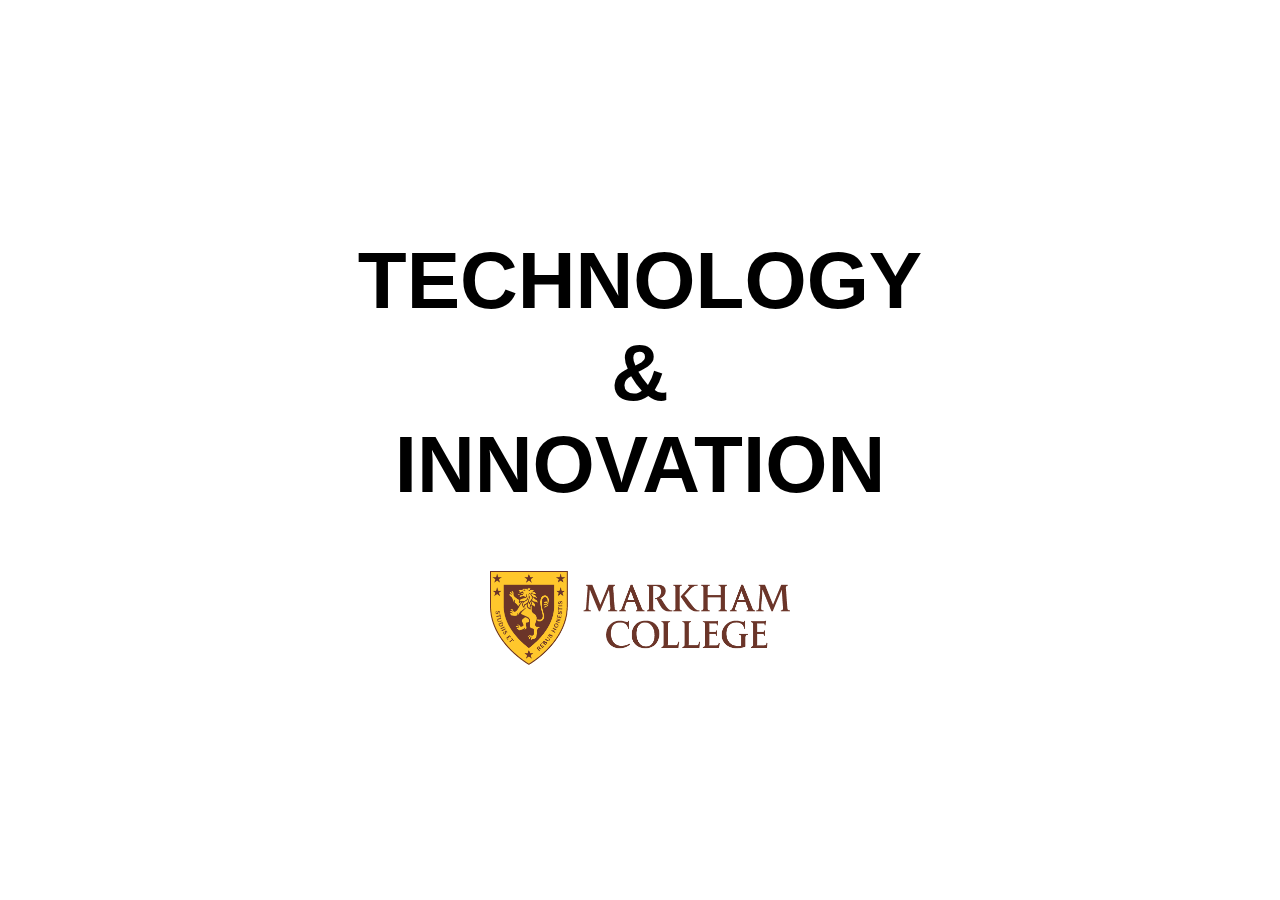
<file: index.html>
<!DOCTYPE html>
<html lang="en">
<head>
    <meta charset="UTF-8">
    <meta name="viewport" content="width=device-width, initial-scale=1.0">
    <title>Technology & Innovation</title>
    <link rel="stylesheet" href="styles.css">
    <script src="script.js"></script>        
</head>
<body>
    <div id="slide-title">
        <div class="tech-inno">TECHNOLOGY<br>&<br>INNOVATION</div>
        <img src="srcs/comm/logo.png" alt="Logo" class="logo-markham">
    </div>
    <div id="slide-device" class="slide">
        <h1>Select your device</h1>
        <div class="image-container">
            <div class="device">
                <img class="cpi" src="srcs/comm/cyberpi.png" alt="cyberpi">
                <button class="button">CyberPi</button>
            </div>
            <div class="divider"></div>
            <div class="device">
                <img class="mb2" src="srcs/comm/mbot2.png" alt="mbot2">
                <button class="button">mBot2</button>
            </div>
        </div>
        <a href="https://ide.mblock.cc" target="_blank" rel="noopener noreferrer">
            <img class="mbl" src="srcs/comm/mblock.jpeg" alt="mblock">
        </a>
    </div>
    <div id="slide-activities" class="slide">
        <h1>Tutorial activities</h1>
        <div class="activity-container">
            <button class="activity" onclick="window.location.href='mbot2.html?lvl=1'">
                <span class="activity-number">1</span>
                <img src="srcs/comm/act1.png" alt="Activity 1" class="activity-image">
                <span class="activity-name">Meet mBot2!</span>
            </button>
            <button class="activity" onclick="window.location.href='mbot2.html?lvl=2'">
                <span class="activity-number">2</span>
                <img src="srcs/comm/act2.png" alt="Activity 2" class="activity-image">
                <span class="activity-name">Let's move!</span>
            </button>
            <button class="activity" onclick="window.location.href='mbot2.html?lvl=3'">
                <span class="activity-number">3</span>
                <img src="srcs/comm/act3.png" alt="Activity 3" class="activity-image">
                <span class="activity-name">LED show!</span>
            </button>
            <button class="activity" onclick="window.location.href='mbot2.html?lvl=4'">
                <span class="activity-number">4</span>
                <img src="srcs/comm/act4.png" alt="Activity 4" class="activity-image">
                <span class="activity-name">Listen to mBot2!</span>
            </button>
            <button class="activity">
                <span class="activity-number">5</span>
                <img src="srcs/comm/act5.png" alt="Activity 5" class="activity-image">
                <span class="activity-name">Sensing light!</span>
            </button>
            <button class="activity">
                <span class="activity-number">6</span>
                <img src="srcs/comm/act6.png" alt="Activity 6" class="activity-image">
                <span class="activity-name">Display control!</span>
            </button>
            <button class="activity">
                <span class="activity-number">7</span>
                <img src="srcs/comm/act7.png" alt="Activity 7" class="activity-image">
                <span class="activity-name">Ultrasonic!</span>
            </button>
            <button class="activity">
                <span class="activity-number">8</span>
                <img src="srcs/comm/act8.png" alt="Activity 8" class="activity-image">
                <span class="activity-name">Curve movements!</span>
            </button>
        </div>
    </div>
</body>
</html>
</file>
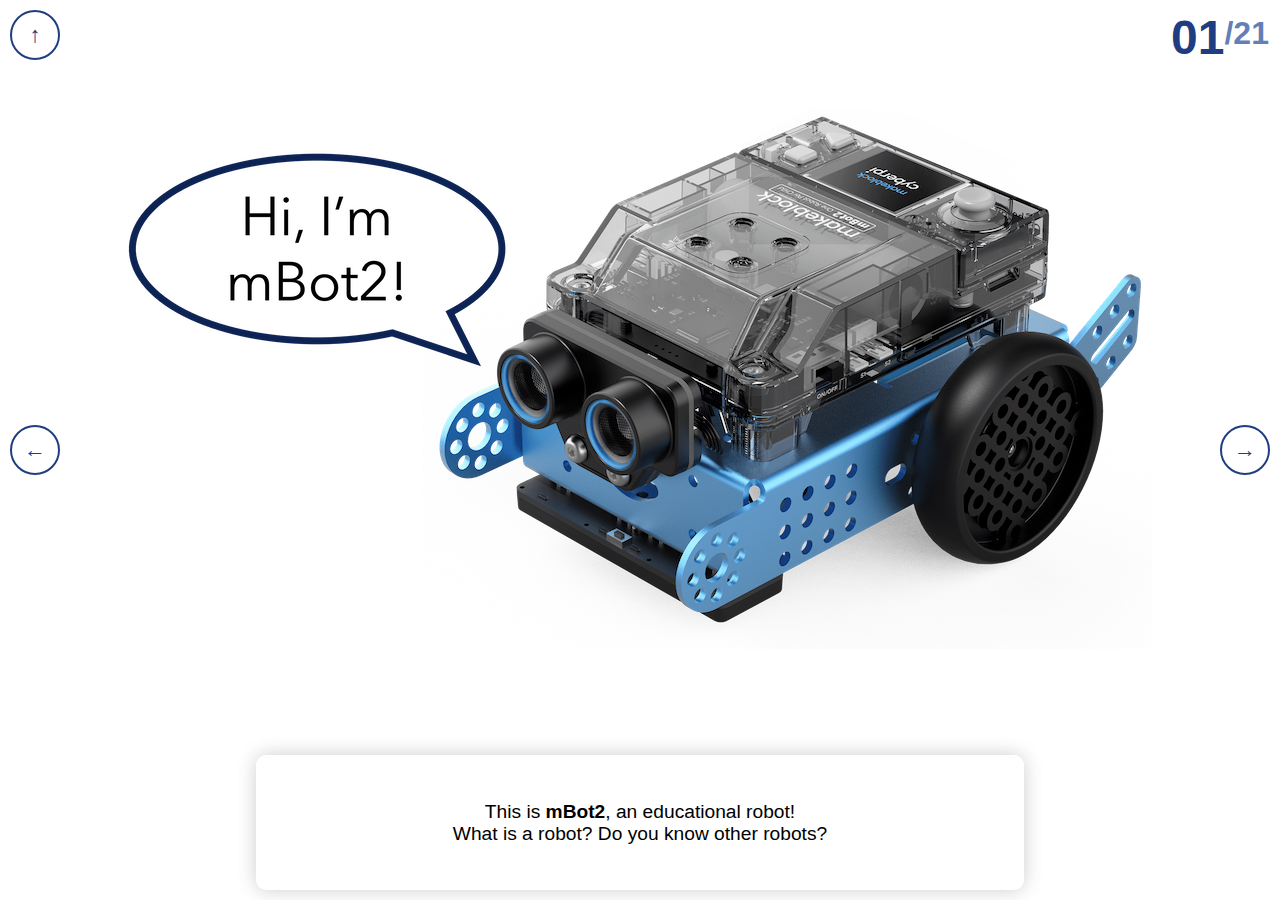
<file: mbot2.html>
<!DOCTYPE html>
<html lang="en">
<head>
    <meta charset="UTF-8">
    <meta name="viewport" content="width=device-width, initial-scale=1.0">
    <title>Title</title>
    <link rel="stylesheet" href="styles.css">
    
</head>
<body>
    <button class="home-btn" onclick="window.location.href='index.html'">↑</button>
    <div class="slide-counter"><span class="num-big" id="slide-number">01</span>/<span id="slide-total">01</span></div>
    <div class="image-center" id="slide-media-container"></div>
    <button class="prev-btn" onclick="prevSlide()">←</button>
    <button class="next-btn" onclick="nextSlide()">→</button>
    <div class="info-box">
        <div id="slide-text">Text.</div>
    </div>
    <script src="mbot2/mbot2_script.js"></script>
</body>
</html>
</file>
<file: styles.css>
:root {
    --color-blue: rgb(33, 61, 129);
    --color-light: rgb(99, 127, 184);
}
* {
    margin: 0;
    padding: 0;
    box-sizing: border-box;
}
body {
    display: flex;
    flex-direction: column;
    justify-content: center;
    align-items: center;
    height: 100vh;
    background-color: white;
    text-align: center;
    font-family: Arial, sans-serif;
}
#slide-title {
    display: flex;
    flex-direction: column;
    justify-content: center;
    align-items: center;
    height: 100vh;
    text-align: center;
}
.tech-inno {
    font-size: 5rem;
    font-weight: bold;
}
.logo-markham {
    margin-top: 60px;
    width: 300px;
    height: auto;
}
.slide {
    display: none;
    width: 100%;
    height: 100vh;
    justify-content: center;
    align-items: center;
    flex-direction: column;
    background-color: white;
}
#slide-device, #slide-activities {
    font-size: 2rem;
    font-weight: bold;
}
.divider {
    width: 2px;
    height: 100%;
    background-color: black;
    margin-top: 30px;
}
.image-container {
    display: flex;
    justify-content: center;
    align-items: flex-end;
    gap: 20px;
    margin-top: 20px;
    margin-bottom: 20px;
    height: auto;
}
.image-container .cpi {
    width: 230px;
}
.image-container .mb2 {
    width: 300px;
}
.mbl {
    width:100px;
    transition: all 0.3s ease-in-out;
}
.button {
    margin-top: 10px;
    padding: 10px 20px;
    border: 2px solid gray;
    border-radius: 25px;
    background: none;
    cursor: pointer;
    font-size: 16px;
}
.device {
    display: flex;
    flex-direction: column;
    align-items: center;
    width: 300px;
    transition: background-color 0.3s ease-in-out, transform 0.3s ease-in-out;
}
.device:hover, .mbl:hover {
    transform: scale(1.1);
}
.device:hover img, .mbl:hover {
    opacity: 0.8;
}
.device:hover button {
    background-color: #e0e0e0;
    border: 2px solid var(--color-blue);
}
.activity-container {
    display: flex;
    flex-wrap: wrap;
    justify-content: center;
    gap: 20px;
    margin-top: 20px;
}
.activity {
    position: relative;
    width: calc(60% - 20px);
    max-width: 170px;
    height: 170px;
    display: flex;
    flex-direction: column;
    justify-content: center;
    align-items: center;
    background-color: white;
    border: none;
    border-radius: 20px;
    cursor: pointer;
    box-shadow: 0px 0px 12px rgba(0, 0, 0, 0.2);
    transition: background-color 0.3s ease-in-out, transform 0.3s ease-in-out;
}
.activity:hover {
    background-color: #e0e0e0;
    border: 2px solid var(--color-blue);
    transform: scale(1.1);
}
.activity-number {
    position: absolute;
    top: 8px;
    left: 8px;
    font-size: 2.5rem;
    font-weight: bold;
    color: var(--color-blue);
}
.activity-image {
    height: 100px;
    width: auto;
}
.activity-name {
    position: absolute;
    bottom: 8px;
    font-size: 1.2rem;
    color: black;
}
/*slides*/
.home-btn, .next-btn, .prev-btn {
    position: absolute;
    bottom: 50%;
    transform: translateY(50%);
    width: 50px;
    height: 50px;
    font-size: 22px;
    font-weight: bold;
    text-decoration: none;
    color: var(--color-blue);;
    background-color: white;
    border: 2px solid var(--color-blue);;
    border-radius: 50%;
    transition: all 0.3s ease-in-out;
}
.prev-btn { left: 10px; }
.next-btn { right: 10px; }
.home-btn { left: 10px; top: -15px;}
.home-btn:hover, .next-btn:hover, .prev-btn:hover {
    transform: translateY(50%) scale(1.1);
    background-color: var(--color-blue);
    color: white;
}
.slide-counter {
    position: absolute;
    top: 0px;
    right: 60px;
    transform: translateX(50%);
    font-size: 2rem;
    font-weight: bold;
    color:var(--color-light);
}
.num-big {
    font-size: 3rem;
    color:var(--color-blue);
    position: relative;
    top: 10px;
}
.image-center {
    display: flex;
    justify-content: center;
    align-items: center;
    height: auto;
    position: absolute;
    top: 41.5vh;
    transform: translateY(-50%);
    left: auto;
}
.image-center img, .image-center video {
    max-width: 95vw;
    max-height: 65vh;
    height: auto;
    object-fit: contain;
}
.info-box {
    width: 60%;
    height: 15vh;
    margin: 30px auto;
    padding: 15px;
    background: #fff;
    box-shadow: 0px 0px 20px rgba(0, 0, 0, 0.2);
    border-radius: 10px;
    display: flex;
    align-items: center;
    justify-content: center;
    font-size: 1.2rem;
    position: absolute;
    bottom: -20px;
}

@keyframes shake {
    0% { transform: rotate(0deg); }
    25% { transform: rotate(1deg); }
    50% { transform: rotate(0deg); }
    75% { transform: rotate(-1deg); }
    100% { transform: rotate(0deg); }
}

@keyframes glow {
    0% { filter: drop-shadow(0 0 2px gold); }
    50% { filter: drop-shadow(0 0 30px gold); }
    100% { filter: drop-shadow(0 0 2px gold); }
}

@keyframes moveUpDown {
    0% { transform: translateY(0%); opacity: 1;}
    15% { transform: translateY(0%); opacity: 1;}
    80% { transform: translateY(-120%); opacity: 1;}
    85% { transform: translateY(-120%); opacity: 0;}
    90% { transform: translateY(0%); opacity: 0;}
    100% { transform: translateY(0%); opacity: 1;}
}

@keyframes rotate360 {
    0% { transform: rotate(0deg);}
    100% { transform: rotate(360deg);}
}

.anim-shake {
    animation: shake 0.5s infinite ease-in-out;
}
.anim-glow-shake {
    animation: glow 2s infinite ease-in-out, shake 0.5s infinite ease-in-out;
}
.anim-move-up {
    animation: moveUpDown 4s infinite ease-in-out;
}
.anim-rotate {
    animation: rotate360 4s infinite;
}

/*para que no choque con iPad*/
@media (max-width: 1050px) {
    .next-btn,.prev-btn {
        bottom: 35px;
    }
}
/*para panallas de poco ancho*/
@media (max-width: 685px) {
    .image-center {
        top: 37.5vh;
    }
    .info-box {
        height: 25vh;
        font-size: 1rem;
    }
}
/*para pantallas de poco alto*/
@media (max-height: 550px) {
    .image-center {
        top: 35.5vh;
    }
    .info-box {
        height: 25vh;
        font-size: 1rem;
    }
}
/*si se hace una ventana pequeña en pc*/
@media (max-height: 350px) and (max-width: 685px) {
    .info-box {
        font-size: 0.8rem;
    }
}

@media (max-width: 935px) and (max-height:1000px) {
    .tech-inno {
        font-size: 3rem;
    }
    .logo-markham {
        width: 250px;
    }
    #slide-device, #slide-activities {
        font-size: 1.4rem;
    }
    .image-container .cpi {
        width: 120px;
    }
    .image-container .mb2 {
        width: 170px;
    }
    .device {
        width: 150px;
    }
    .activity {
        width: 100px;
        height: 100px;
    }
    .activity-number {
        top: 8px;
        left: 8px;
        font-size: 1.6rem;
    }
    .activity-image {
        height: 60px;
    }
    .activity-name {
        bottom: 8px;
        font-size: 0.6rem;
    }
}
</file>
